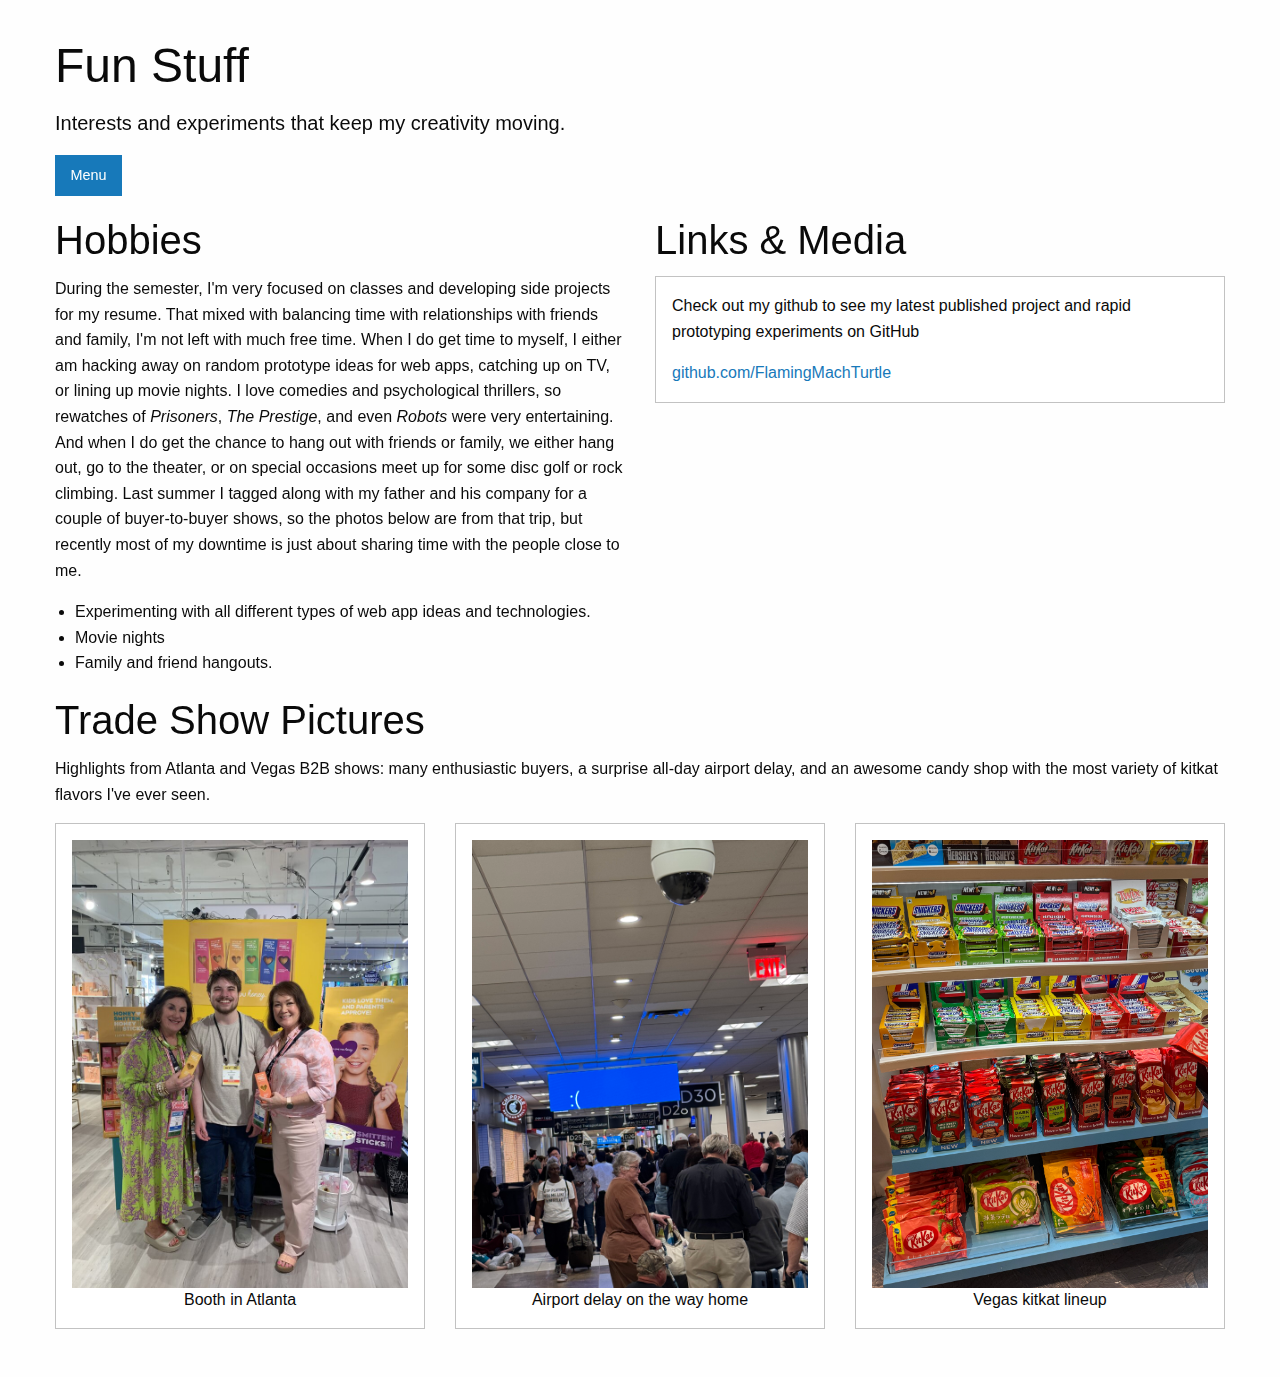
<file: pages/fun.html>
<!DOCTYPE html>
<html lang="en">
<!-- ... existing code ... -->
<head>
<!-- ... existing code ... -->
    <meta charset="utf-8">
    <meta name="viewport" content="width=device-width, initial-scale=1.0">
    <title>Fun Stuff | Personal Website</title>
    <link rel="stylesheet" href="../css/foundation.css">
    <link rel="stylesheet" href="../css/site.css">
</head>
<body>
<!-- ... existing code ... -->
    <div class="off-canvas-wrapper">
<!-- ... existing code ... -->
        <div class="off-canvas position-left" id="offCanvas" data-off-canvas>
            <button class="close-button" aria-label="Close menu" type="button" data-close>
                <span aria-hidden="true">&times;</span>
            </button>
            <ul class="vertical menu">
                <li><a href="../index.html">Home</a></li>
                <li><a href="projects.html">Projects</a></li>
                <li><a href="resume.html">Resume</a></li>
                <li><a href="fun.html" aria-current="page">Fun Stuff</a></li>
            </ul>
        </div>
        <div class="off-canvas-content" data-off-canvas-content>
            <div class="grid-container">
                <header class="grid-x grid-padding-x">
                    <div class="cell small-12">
                        <h1>Fun Stuff</h1>
                        <p class="lead">Interests and experiments that keep my creativity moving.</p>
                        <button type="button" class="button" data-toggle="offCanvas">Menu</button>
                    </div>
                </header>

                <section class="grid-x grid-padding-x fun-section">
                    <div class="cell small-12 medium-6">
                        <h2>Hobbies</h2>
                        <p>During the semester, I'm very focused on classes and developing side projects for my resume. That mixed with balancing time with relationships with friends and family, I'm not left with much free time. When I do get time to myself, I either am hacking away on random prototype ideas for web apps, catching up on TV, or lining up movie nights. I love comedies and psychological thrillers, so rewatches of <em>Prisoners</em>, <em>The Prestige</em>, and even <em>Robots</em> were very entertaining. And when I do get the chance to hang out with friends or family, we either hang out, go to the theater, or on special occasions meet up for some disc golf or rock climbing. Last summer I tagged along with my father and his company for a couple of buyer-to-buyer shows, so the photos below are from that trip, but recently most of my downtime is just about sharing time with the people close to me.</p>                        <ul class="simple-list">
                            <li>Experimenting with all different types of web app ideas and technologies.</li>
                            <li>Movie nights</li>
                            <li>Family and friend hangouts.</li>
                        </ul>
                    </div>
                    <div class="cell small-12 medium-6">
                        <h2>Links & Media</h2>
                        <div class="callout">
                            <p> Check out my github to see my latest published project and rapid prototyping experiments on GitHub </p>
                            <p><a href="https://github.com/FlamingMachTurtle" target="_blank" rel="noopener">github.com/FlamingMachTurtle</a></p>
                        </div>
                        <!-- <div class="callout movie-callout">
                            <img src="../images/prisoners/prisoners1.jpg" alt="Movie poster for the thriller Prisoners featuring Hugh Jackman and Jake Gyllenhaal." class="movie-poster">
                            <img src="../images/prestige/alberto_prestige.jpg" alt="Stylized movie poster for The Prestige showing the cast of magicians and illusionists." class="movie-poster">
                            <img src="../images/robots/robots.jpg" alt="Colorful movie poster for the animated film Robots with the main characters posing together." class="movie-poster">
                        </div> -->
                    </div>
                </section>

                <section class="grid-x grid-padding-x fun-section">
                    <div class="cell small-12">
                        <h2>Trade Show Pictures</h2>
                        <p>Highlights from Atlanta and Vegas B2B shows: many enthusiastic buyers, a surprise all-day airport delay, and an awesome candy shop with the most variety of kitkat flavors I've ever seen.</p>
                    </div>
                    <div class="cell small-12 medium-4 text-center">
                        <figure class="callout">
                            <img src="../images/b2b-shows/atlanta/atlanta-show.jpg" alt="Eli Goldberger standing with the Honey Smitten team at a colorful buyer-to-buyer trade show booth in Atlanta." class="project-image">
                            <figcaption>Booth in Atlanta</figcaption>
                        </figure>
                    </div>
                    <div class="cell small-12 medium-4 text-center">
                        <figure class="callout">
                            <img src="../images/b2b-shows/atlanta/airport.jpg" alt="Crowded airport concourse with travelers waiting under a glitching information screen showing a sad face emoji." class="project-image">
                            <figcaption>Airport delay on the way home</figcaption>
                        </figure>
                    </div>
                    <div class="cell small-12 medium-4 text-center">
                        <figure class="callout">
                            <img src="../images/b2b-shows/vegas/vegas-candy.jpg" alt="Display shelves filled with rows of international KitKat flavors inside a Las Vegas candy shop." class="project-image">
                            <figcaption>Vegas kitkat lineup</figcaption>
                        </figure>
                    </div>
                </section>
            </div>
        </div>
    </div>
    <script src="../js/vendor/jquery.js"></script>
    <script src="../js/vendor/what-input.js"></script>
    <script src="../js/vendor/foundation.js"></script>
    <script>
        $(document).foundation();
    </script>
</body>
</html>
</file>
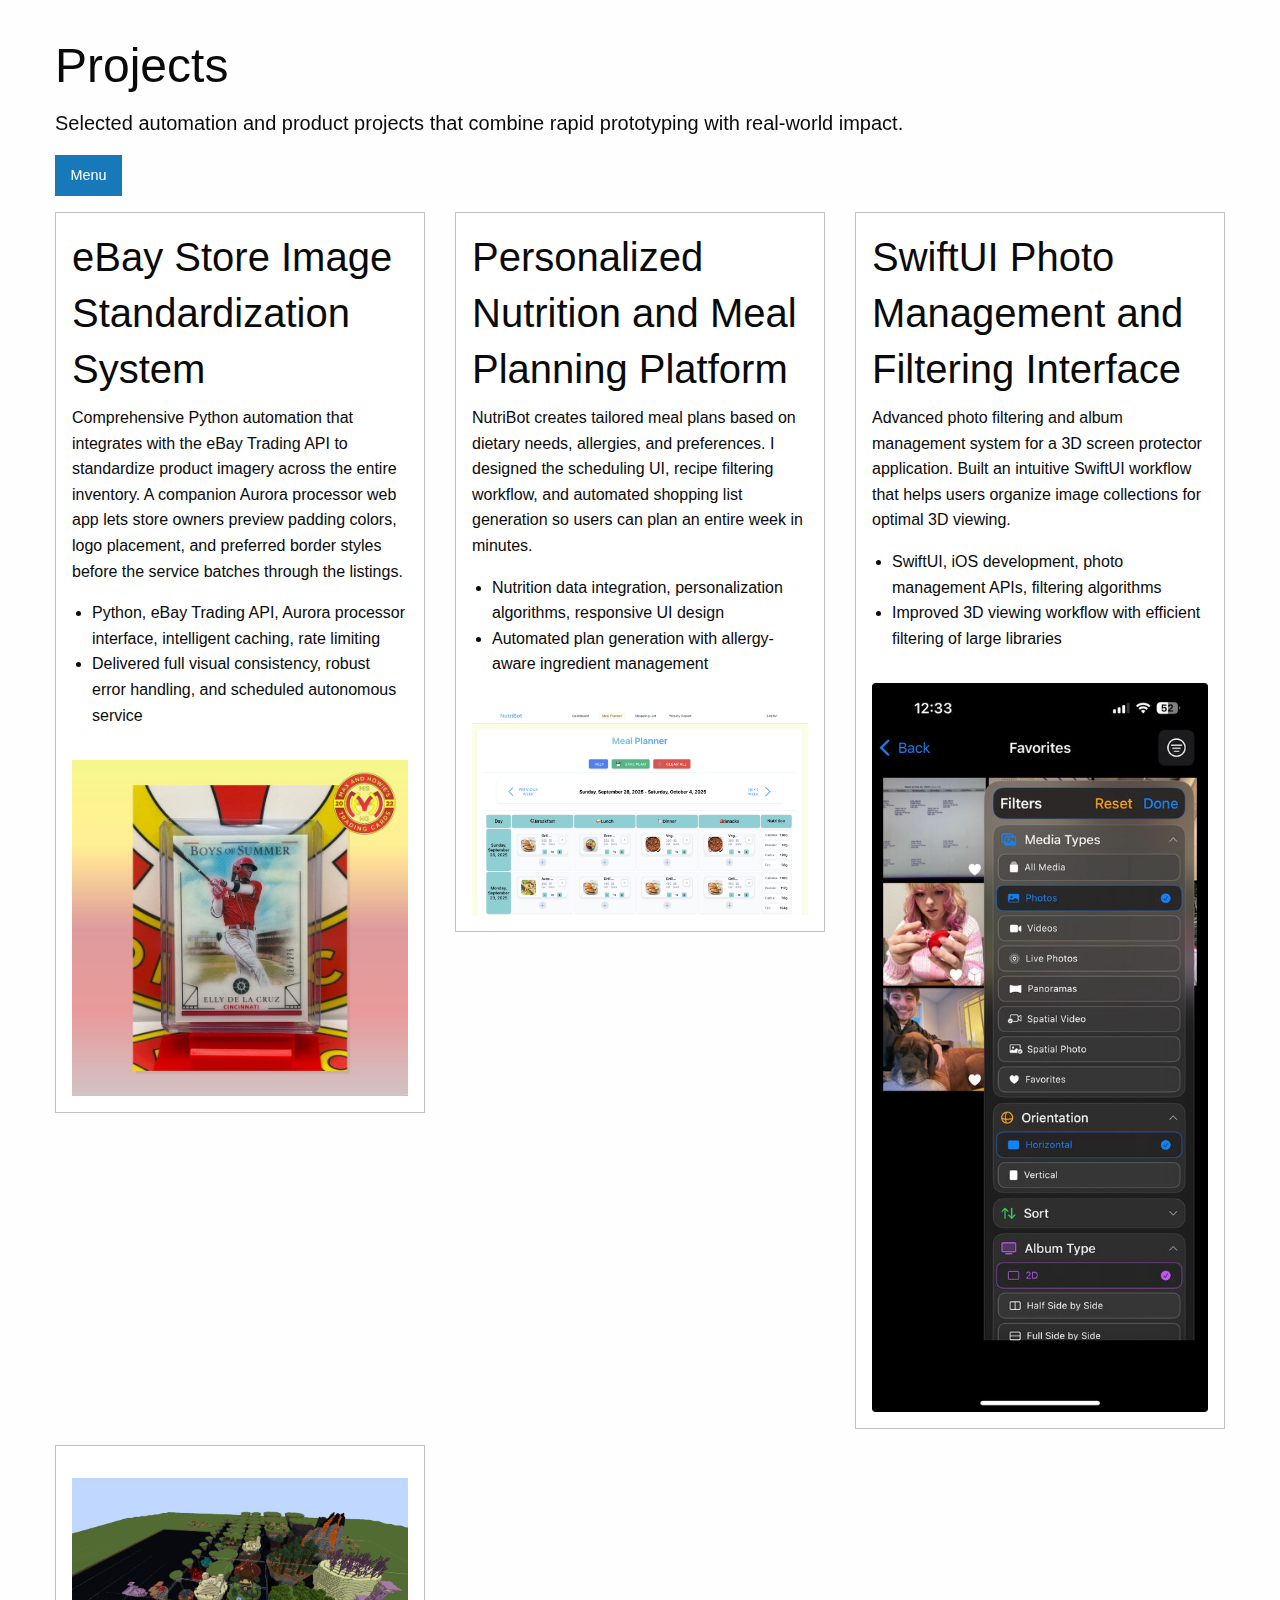
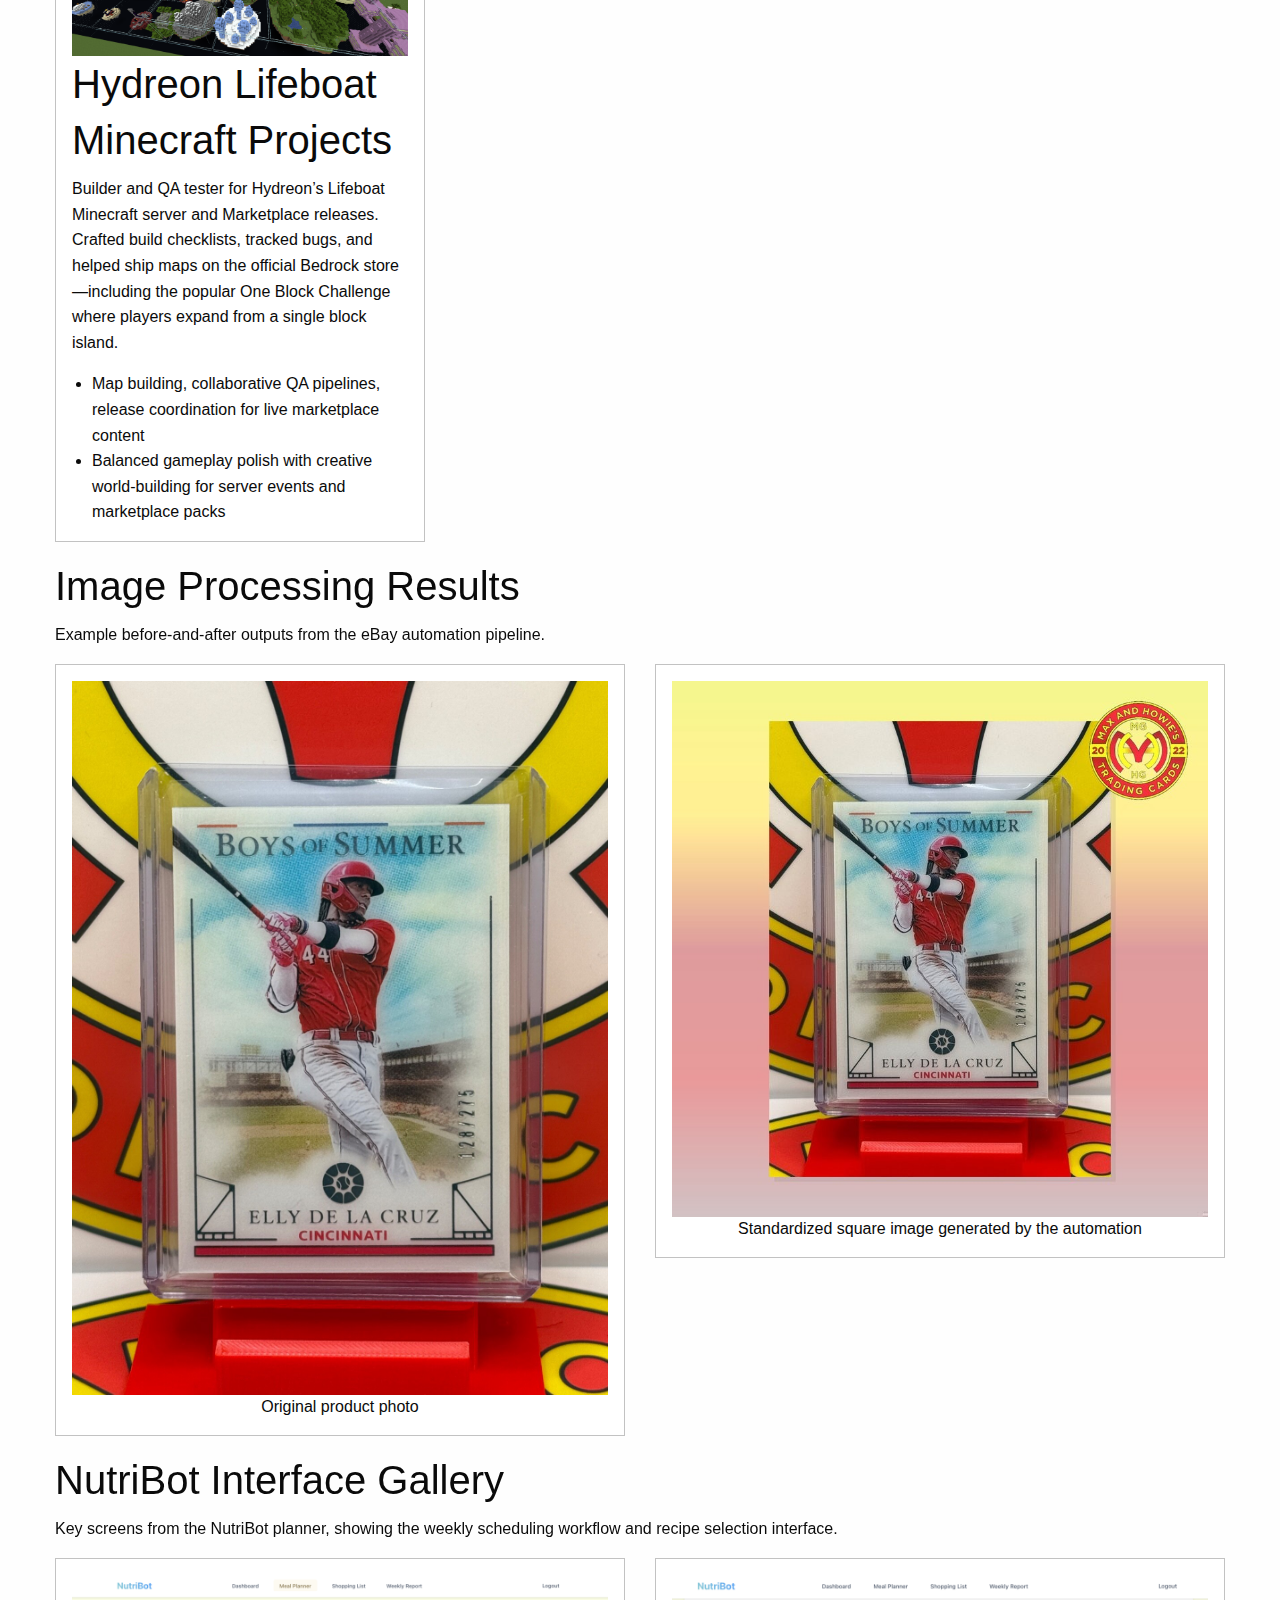
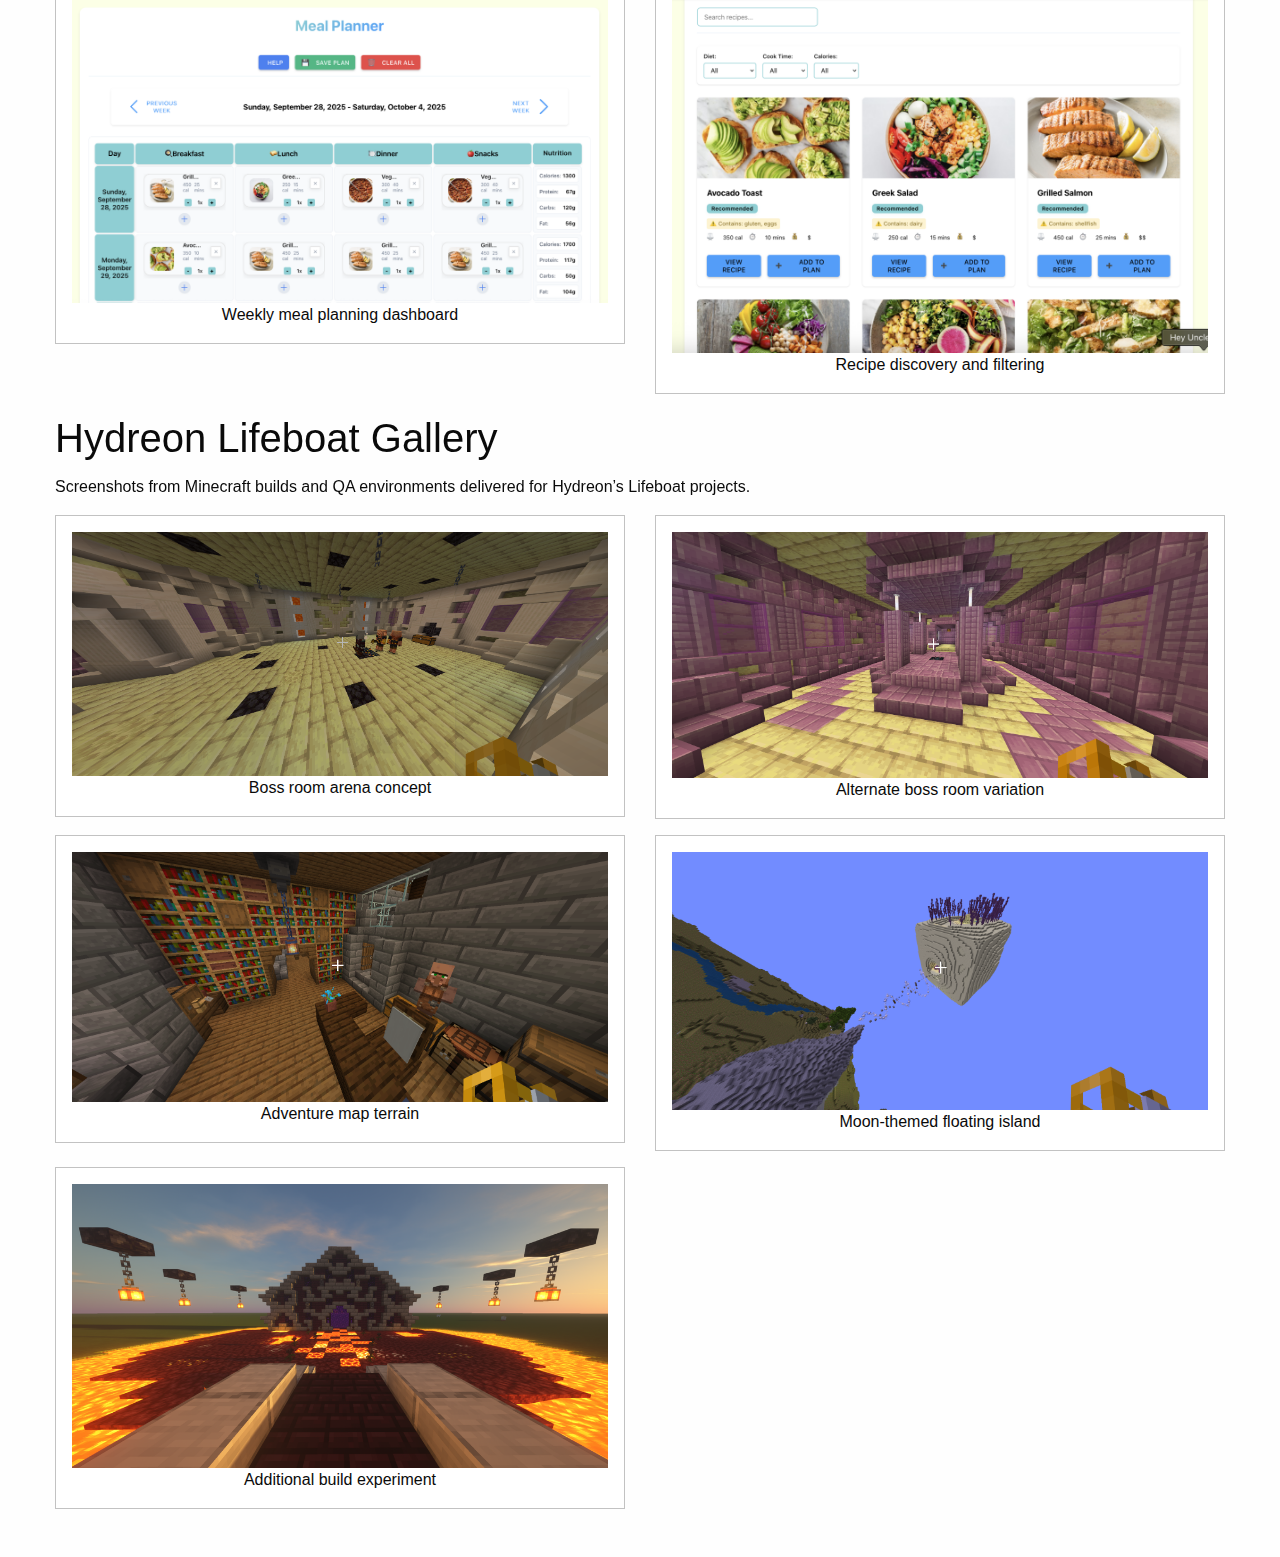
<file: pages/projects.html>
<!DOCTYPE html>
<html lang="en">
<!-- ... existing code ... -->
<head>
<!-- ... existing code ... -->
    <meta charset="utf-8">
    <meta name="viewport" content="width=device-width, initial-scale=1.0">
    <title>Projects | Personal Website</title>
    <link rel="stylesheet" href="../css/foundation.css">
    <link rel="stylesheet" href="../css/site.css">
</head>
<body>
<!-- ... existing code ... -->
    <div class="off-canvas-wrapper">
<!-- ... existing code ... -->
        <div class="off-canvas position-left" id="offCanvas" data-off-canvas>
            <button class="close-button" aria-label="Close menu" type="button" data-close>
                <span aria-hidden="true">&times;</span>
            </button>
            <ul class="vertical menu">
                <li><a href="../index.html">Home</a></li>
                <li><a href="projects.html" aria-current="page">Projects</a></li>
                <li><a href="resume.html">Resume</a></li>
                <li><a href="fun.html">Fun Stuff</a></li>
            </ul>
        </div>
        <div class="off-canvas-content" data-off-canvas-content>
            <div class="grid-container">
                <header class="grid-x grid-padding-x">
                    <div class="cell small-12">
                        <h1>Projects</h1>
                        <p class="lead">Selected automation and product projects that combine rapid prototyping with real-world impact.</p>
                        <button type="button" class="button" data-toggle="offCanvas">Menu</button>
                    </div>
                </header>

                <section class="projects-list grid-x grid-padding-x">
                    <article class="cell small-12 medium-6 large-4">
                        <div class="project-card callout">
                            <h2>eBay Store Image Standardization System</h2>
                            <p>Comprehensive Python automation that integrates with the eBay Trading API to standardize product imagery across the entire inventory. A companion Aurora processor web app lets store owners preview padding colors, logo placement, and preferred border styles before the service batches through the listings.</p>
                            <ul class="simple-list">
                                <li>Python, eBay Trading API, Aurora processor interface, intelligent caching, rate limiting</li>
                                <li>Delivered full visual consistency, robust error handling, and scheduled autonomous service</li>
                            </ul>
                            <img src="../images/cruz-after.jpg" alt="Standardized eBay product photo generated by the automation pipeline." class="project-image">
                        </div>
                    </article>

                    <article class="cell small-12 medium-6 large-4">
                        <div class="project-card callout">
                            <h2>Personalized Nutrition and Meal Planning Platform</h2>
                            <p>NutriBot creates tailored meal plans based on dietary needs, allergies, and preferences. I designed the scheduling UI, recipe filtering workflow, and automated shopping list generation so users can plan an entire week in minutes.</p>
                            <ul class="simple-list">
                                <li>Nutrition data integration, personalization algorithms, responsive UI design</li>
                                <li>Automated plan generation with allergy-aware ingredient management</li>
                            </ul>
                            <img src="../images/nutri/mealPlanner.png" alt="NutriBot weekly meal planner screen showing scheduled meals and nutrition totals." class="project-image">
                        </div>
                    </article>

                    <article class="cell small-12 medium-6 large-4">
                        <div class="project-card callout">
                            <h2>SwiftUI Photo Management and Filtering Interface</h2>
                            <p>Advanced photo filtering and album management system for a 3D screen protector application. Built an intuitive SwiftUI workflow that helps users organize image collections for optimal 3D viewing.</p>
                            <ul class="simple-list">
                                <li>SwiftUI, iOS development, photo management APIs, filtering algorithms</li>
                                <li>Improved 3D viewing workflow with efficient filtering of large libraries</li>
                            </ul>
                            <img src="../images/filter/filter.jpeg" alt="iOS photo filtering interface with favorites filter options for 3D albums." class="project-image">
                        </div>
                    </article>

                    <article class="cell small-12 medium-6 large-4">
                        <div class="project-card callout">
                            <img src="../images/mc-port/OneBlockChallenge.png" alt="Minecraft One Block Challenge map featuring diverse floating islands" class="project-image">
                            <h2>Hydreon Lifeboat Minecraft Projects</h2>
                            <p>Builder and QA tester for Hydreon’s Lifeboat Minecraft server and Marketplace releases. Crafted build checklists, tracked bugs, and helped ship maps on the official Bedrock store—including the popular One Block Challenge where players expand from a single block island.</p>
                            <ul class="simple-list">
                                <li>Map building, collaborative QA pipelines, release coordination for live marketplace content</li>
                                <li>Balanced gameplay polish with creative world-building for server events and marketplace packs</li>
                            </ul>
                        </div>
                    </article>
                </section>

                <section class="grid-x grid-padding-x project-gallery">
                    <div class="cell small-12">
                        <h2>Image Processing Results</h2>
                        <p>Example before-and-after outputs from the eBay automation pipeline.</p>
                    </div>
                    <div class="cell small-12 medium-6 text-center">
                        <figure class="callout">
                            <img src="../images/cruz-before.jpg" alt="Original product image before processing" class="project-image">
                            <figcaption>Original product photo</figcaption>
                        </figure>
                    </div>
                    <div class="cell small-12 medium-6 text-center">
                        <figure class="callout">
                            <img src="../images/cruz-after.jpg" alt="Standardized product image after automation" class="project-image">
                            <figcaption>Standardized square image generated by the automation</figcaption>
                        </figure>
                    </div>
                </section>

                <section class="grid-x grid-padding-x project-gallery">
                    <div class="cell small-12">
                        <h2>NutriBot Interface Gallery</h2>
                        <p>Key screens from the NutriBot planner, showing the weekly scheduling workflow and recipe selection interface.</p>
                    </div>
                    <div class="cell small-12 medium-6 text-center">
                        <figure class="callout">
                            <img src="../images/nutri/mealPlanner.png" alt="NutriBot meal planner dashboard showing a weekly calendar with breakfast, lunch, dinner, and snack slots plus nutrition totals." class="project-image">
                            <figcaption>Weekly meal planning dashboard</figcaption>
                        </figure>
                    </div>
                    <div class="cell small-12 medium-6 text-center">
                        <figure class="callout">
                            <img src="../images/nutri/selectingMeal.png" alt="NutriBot recipe selection screen with search filters and recipe cards displaying nutrition details and add to plan buttons." class="project-image">
                            <figcaption>Recipe discovery and filtering</figcaption>
                        </figure>
                    </div>
                </section>

                <section class="grid-x grid-padding-x project-gallery">
                    <div class="cell small-12">
                        <h2>Hydreon Lifeboat Gallery</h2>
                        <p>Screenshots from Minecraft builds and QA environments delivered for Hydreon’s Lifeboat projects.</p>
                    </div>
                    <div class="cell small-12 medium-6 text-center">
                        <figure class="callout">
                            <img src="../images/mc-port/BossRoom.PNG" alt="Interior screenshot of a Minecraft boss room arena with custom designs, used in Hydreon Lifeboat minigame projects." class="project-image">
                            <figcaption>Boss room arena concept</figcaption>
                        </figure>
                    </div>
                    <div class="cell small-12 medium-6 text-center">
                        <figure class="callout">
                            <img src="../images/mc-port/BossRoom2.PNG" alt="Interior screenshot of a Minecraft boss room arena with custom designs, used in Hydreon Lifeboat minigame projects." class="project-image">
                            <figcaption>Alternate boss room variation</figcaption>
                        </figure>
                    </div>
                    <div class="cell small-12 medium-6 text-center">
                        <figure class="callout">
                            <img src="../images/mc-port/Map1.PNG" alt="Section of a Minecraft adventure map I built for Hydreon’s Lifeboat server, showcasing terrain and environmental design." class="project-image">
                            <figcaption>Adventure map terrain</figcaption>
                        </figure>
                    </div>
                    <div class="cell small-12 medium-6 text-center">
                        <figure class="callout">
                            <img src="../images/mc-port/Map1Moon.PNG" alt="A moon-themed floating island map from the same Lifeboat project, connected by a trail of blocks." class="project-image">
                            <figcaption>Moon-themed floating island</figcaption>
                        </figure>
                    </div>
                    <div class="cell small-12 medium-6 text-center">
                        <figure class="callout">
                            <img src="../images/mc-port/random.png" alt="A miscellaneous Minecraft build created during my time at Hydreon. Standalone design project not tied to a main release." class="project-image">
                            <figcaption>Additional build experiment</figcaption>
                        </figure>
                    </div>
                </section>
            </div>
        </div>
    </div>
    <script src="../js/vendor/jquery.js"></script>
    <script src="../js/vendor/what-input.js"></script>
    <script src="../js/vendor/foundation.js"></script>
    <script>
        $(document).foundation();
    </script>
</body>
</html>
</file>
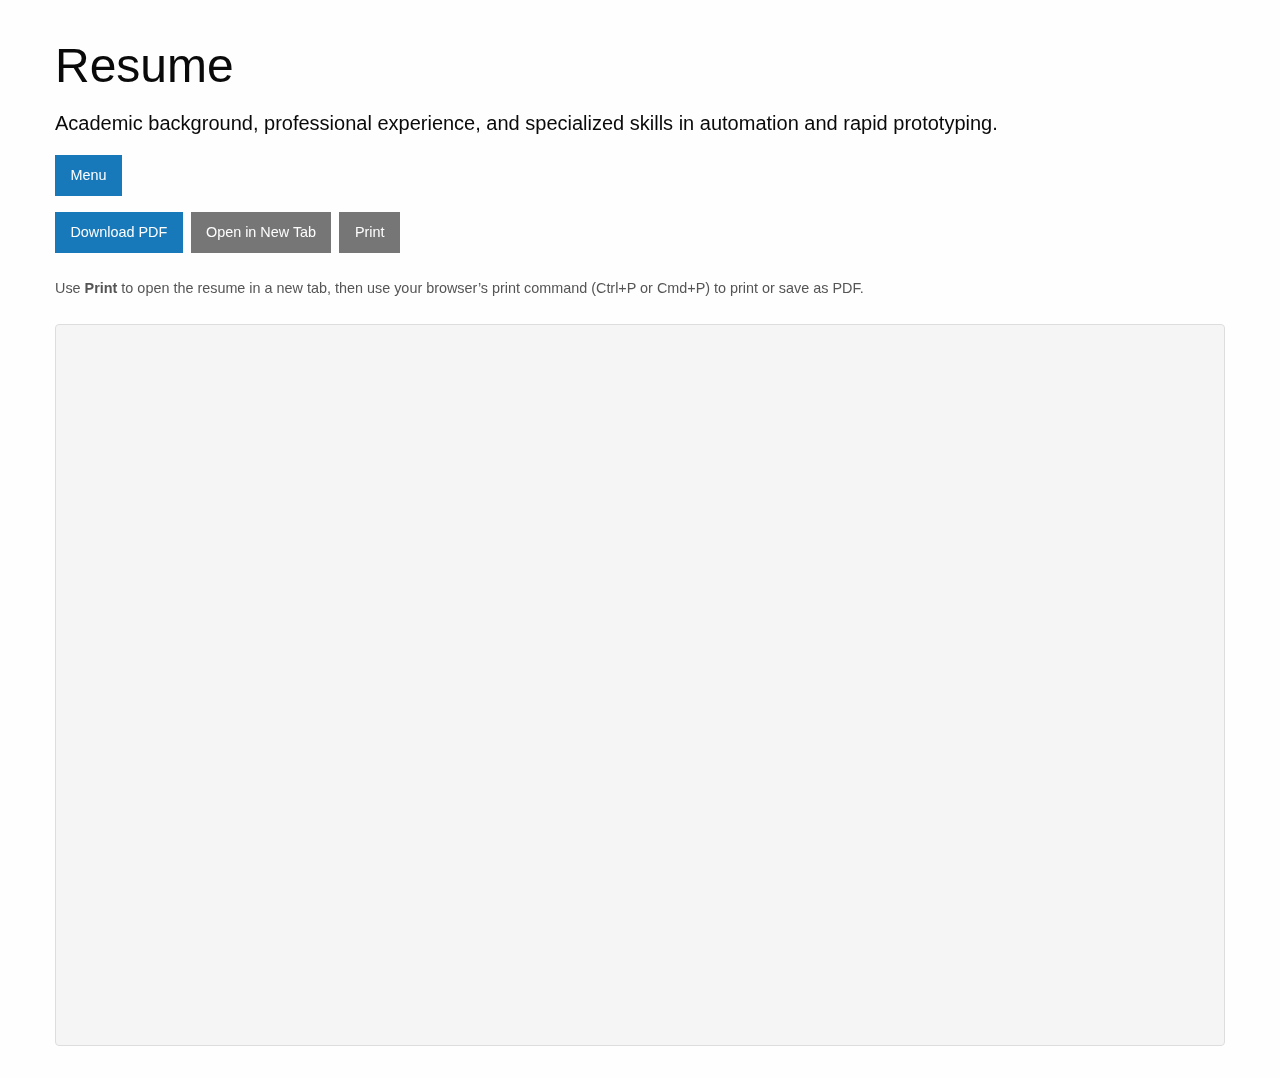
<file: pages/resume.html>
<!DOCTYPE html>
<html lang="en">
<!-- ... existing code ... -->
<head>
<!-- ... existing code ... -->
    <meta charset="utf-8">
    <meta name="viewport" content="width=device-width, initial-scale=1.0">
    <title>Resume | Personal Website</title>
    <link rel="stylesheet" href="../css/foundation.css">
    <link rel="stylesheet" href="../css/site.css">
</head>
<body>
<!-- ... existing code ... -->
    <div class="off-canvas-wrapper">
<!-- ... existing code ... -->
        <div class="off-canvas position-left" id="offCanvas" data-off-canvas>
            <button class="close-button" aria-label="Close menu" type="button" data-close>
                <span aria-hidden="true">&times;</span>
            </button>
            <ul class="vertical menu">
                <li><a href="../index.html">Home</a></li>
                <li><a href="projects.html">Projects</a></li>
                <li><a href="resume.html" aria-current="page">Resume</a></li>
                <li><a href="fun.html">Fun Stuff</a></li>
            </ul>
        </div>
        <div class="off-canvas-content" data-off-canvas-content>
            <div class="grid-container">
                <header class="grid-x grid-padding-x">
                    <div class="cell small-12">
                        <h1>Resume</h1>
                        <p class="lead">Academic background, professional experience, and specialized skills in automation and rapid prototyping.</p>
                        <button type="button" class="button" data-toggle="offCanvas">Menu</button>
                    </div>
                </header>

                <section class="grid-x grid-padding-x resume-section">
                    <div class="cell small-12">
                        <div class="resume-actions button-group">
                            <a href="../resume/resue.pdf" class="button primary" download="Eli Goldberger Resume.pdf">Download PDF</a>
                            <a href="../resume/resue.pdf" class="button secondary" target="_blank" rel="noopener">Open in New Tab</a>
                            <a href="../resume/resue.pdf" class="button secondary" target="_blank" rel="noopener" aria-label="Open resume for printing">Print</a>
                        </div>
                        <p class="resume-help-text">Use <strong>Print</strong> to open the resume in a new tab, then use your browser&rsquo;s print command (Ctrl+P or Cmd+P) to print or save as PDF.</p>
                    </div>
                </section>

                <section class="grid-x grid-padding-x resume-section">
                    <div class="cell small-12">
                        <div class="resume-pdf-wrapper">
                            <iframe src="../resume/resue.pdf#toolbar=1" class="resume-pdf-embed" title="Eli Goldberger Resume (PDF)"></iframe>
                        </div>
                    </div>
                </section>
            </div>
        </div>
    </div>
    <script src="../js/vendor/jquery.js"></script>
    <script src="../js/vendor/what-input.js"></script>
    <script src="../js/vendor/foundation.js"></script>
    <script>
        $(document).foundation();
    </script>
</body>
</html>
</file>
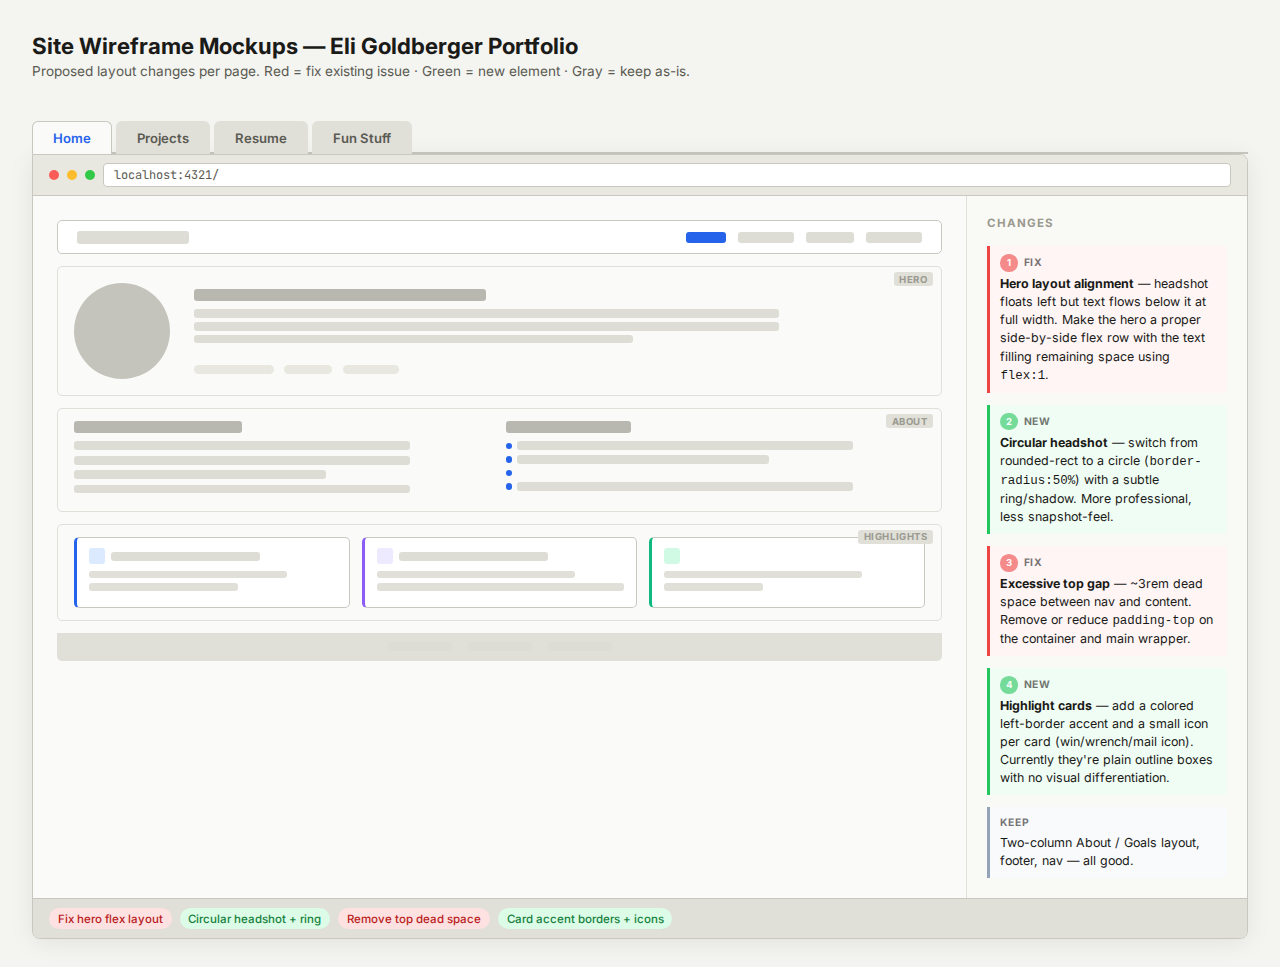
<file: wireframes/wireframes.html>
<!DOCTYPE html>
<html lang="en">
<head>
<meta charset="UTF-8" />
<meta name="viewport" content="width=device-width, initial-scale=1.0" />
<title>Site Wireframe Mockups</title>
<style>
  @import url('https://fonts.googleapis.com/css2?family=Inter:wght@400;500;600;700&family=JetBrains+Mono:wght@400;500&display=swap');

  :root {
    --bg: #f4f4f0;
    --canvas: #fafaf8;
    --border: #c8c8c0;
    --frame: #e0dfd8;
    --box: #ddddd6;
    --img-box: #c4c4bc;
    --text-dark: #1a1a18;
    --text-mid: #5a5a52;
    --text-light: #9a9a90;
    --accent: #2563eb;
    --accent-light: #dbeafe;
    --red: #ef4444;
    --green: #22c55e;
    --yellow: #f59e0b;
    --tag-bg: #e8e8e0;
    --nav-bg: #fff;
    --note-bg: #fffbeb;
    --note-border: #fcd34d;
  }

  * { box-sizing: border-box; margin: 0; padding: 0; }

  body {
    font-family: 'Inter', sans-serif;
    background: var(--bg);
    color: var(--text-dark);
    padding: 2rem;
  }

  h1.main-title {
    font-size: 1.4rem;
    font-weight: 700;
    margin-bottom: 0.25rem;
    color: var(--text-dark);
  }
  .subtitle {
    font-size: 0.85rem;
    color: var(--text-mid);
    margin-bottom: 2.5rem;
  }

  /* Tab navigation */
  .tabs {
    display: flex;
    gap: 0.25rem;
    margin-bottom: 0;
    border-bottom: 2px solid var(--border);
    padding-bottom: 0;
  }
  .tab {
    padding: 0.5rem 1.25rem;
    font-size: 0.82rem;
    font-weight: 600;
    cursor: pointer;
    border: 1px solid transparent;
    border-bottom: none;
    border-radius: 6px 6px 0 0;
    background: var(--frame);
    color: var(--text-mid);
    transition: all 0.15s;
    position: relative;
    bottom: -2px;
    user-select: none;
  }
  .tab:hover { background: var(--box); color: var(--text-dark); }
  .tab.active {
    background: var(--canvas);
    color: var(--accent);
    border-color: var(--border);
    border-bottom-color: var(--canvas);
  }

  /* Panel */
  .panel { display: none; }
  .panel.active { display: block; }

  /* Browser chrome */
  .browser {
    background: var(--canvas);
    border: 1px solid var(--border);
    border-radius: 0 8px 8px 8px;
    overflow: hidden;
    box-shadow: 0 4px 24px rgba(0,0,0,0.08);
  }
  .browser-bar {
    background: #e8e8e0;
    padding: 0.5rem 1rem;
    display: flex;
    align-items: center;
    gap: 0.5rem;
    border-bottom: 1px solid var(--border);
  }
  .dot { width: 10px; height: 10px; border-radius: 50%; }
  .dot.r { background: #fc5c57; }
  .dot.y { background: #fdbc2c; }
  .dot.g { background: #33c948; }
  .url-bar {
    flex: 1;
    background: #fff;
    border: 1px solid var(--border);
    border-radius: 4px;
    padding: 0.2rem 0.6rem;
    font-size: 0.75rem;
    font-family: 'JetBrains Mono', monospace;
    color: var(--text-mid);
  }

  /* Two-column: wireframe + annotations */
  .wf-layout {
    display: grid;
    grid-template-columns: 1fr 280px;
    gap: 0;
  }
  .wf-frame {
    padding: 1.5rem;
    background: var(--canvas);
    border-right: 1px solid var(--frame);
  }
  .wf-notes {
    padding: 1.25rem;
    background: #f9f9f6;
    display: flex;
    flex-direction: column;
    gap: 0.75rem;
  }
  .wf-notes h3 {
    font-size: 0.72rem;
    font-weight: 700;
    text-transform: uppercase;
    letter-spacing: 0.08em;
    color: var(--text-light);
    margin-bottom: 0.25rem;
  }

  /* Annotation note */
  .note {
    background: var(--note-bg);
    border-left: 3px solid var(--note-border);
    padding: 0.5rem 0.65rem;
    border-radius: 0 4px 4px 0;
    font-size: 0.78rem;
    line-height: 1.45;
    color: var(--text-dark);
  }
  .note.fix { border-left-color: var(--red); background: #fff5f5; }
  .note.new { border-left-color: var(--green); background: #f0fdf4; }
  .note.keep { border-left-color: #94a3b8; background: #f8fafc; }

  .note-label {
    font-size: 0.65rem;
    font-weight: 700;
    text-transform: uppercase;
    letter-spacing: 0.07em;
    margin-bottom: 0.2rem;
    opacity: 0.6;
  }

  /* ========================
     WIREFRAME PRIMITIVES
  ======================== */
  .wf-nav {
    display: flex;
    align-items: center;
    justify-content: space-between;
    padding: 0.6rem 1.2rem;
    background: #fff;
    border: 1px solid var(--border);
    border-radius: 5px;
    margin-bottom: 0.75rem;
  }
  .wf-logo { width: 7rem; height: 0.8rem; background: var(--box); border-radius: 3px; }
  .wf-nav-links { display: flex; gap: 0.75rem; }
  .wf-nav-link { height: 0.65rem; border-radius: 3px; background: var(--box); }
  .wf-nav-link.active { background: var(--accent); }

  .wf-section {
    background: var(--canvas);
    border: 1px solid var(--frame);
    border-radius: 5px;
    padding: 0.75rem 1rem;
    margin-bottom: 0.75rem;
    position: relative;
  }
  .wf-section-label {
    position: absolute;
    top: 0.3rem;
    right: 0.5rem;
    font-size: 0.6rem;
    font-weight: 700;
    text-transform: uppercase;
    letter-spacing: 0.06em;
    color: var(--text-light);
    background: var(--frame);
    padding: 0.1rem 0.35rem;
    border-radius: 3px;
  }

  .wf-img { background: var(--img-box); border-radius: 5px; }
  .wf-line { height: 0.55rem; background: var(--box); border-radius: 3px; margin-bottom: 0.35rem; }
  .wf-line.sm { height: 0.45rem; background: var(--frame); }
  .wf-line.lg { height: 0.75rem; background: #b8b8b0; }
  .wf-line.accent { background: var(--accent-light); }
  .wf-line.w-80 { width: 80%; }
  .wf-line.w-60 { width: 60%; }
  .wf-line.w-40 { width: 40%; }
  .wf-line.w-30 { width: 30%; }

  .wf-pill {
    display: inline-block;
    height: 0.55rem;
    background: var(--tag-bg);
    border-radius: 999px;
    margin: 0.15rem 0.15rem 0 0;
  }

  .wf-btn {
    height: 1.6rem;
    border-radius: 4px;
    background: var(--accent);
    display: inline-flex;
    align-items: center;
    justify-content: center;
  }
  .wf-btn.ghost { background: var(--frame); }

  .row { display: flex; gap: 0.75rem; align-items: flex-start; }
  .col { flex: 1; }

  .wf-card {
    background: #fff;
    border: 1px solid var(--border);
    border-radius: 5px;
    padding: 0.65rem 0.75rem;
    flex: 1;
  }
  .wf-card.accent-left { border-left: 3px solid var(--accent); }

  .wf-circle { border-radius: 50%; background: var(--img-box); }

  .wf-footer {
    background: var(--frame);
    padding: 0.6rem 1rem;
    border-radius: 0 0 5px 5px;
    display: flex;
    justify-content: center;
    gap: 1rem;
  }
  .wf-footer .wf-line { width: 4rem; margin: 0; }

  .badge {
    font-size: 0.6rem;
    padding: 0.15rem 0.4rem;
    border-radius: 999px;
    font-weight: 700;
    text-transform: uppercase;
  }
  .badge.fix { background: #fee2e2; color: var(--red); }
  .badge.new { background: #dcfce7; color: #16a34a; }
  .badge.keep { background: #f1f5f9; color: #475569; }

  /* callout numbers */
  .callout {
    display: inline-flex;
    align-items: center;
    justify-content: center;
    width: 1.1rem;
    height: 1.1rem;
    border-radius: 50%;
    font-size: 0.6rem;
    font-weight: 700;
    background: var(--accent);
    color: #fff;
    flex-shrink: 0;
    margin-right: 0.35rem;
  }
  .callout.r { background: var(--red); }
  .callout.g { background: var(--green); }

  .spacer { height: 0.5rem; }
  .spacer.lg { height: 1rem; }

  /* ===== CHANGE SUMMARY BAR ===== */
  .change-bar {
    display: flex;
    gap: 0.5rem;
    padding: 0.6rem 1rem;
    background: var(--frame);
    border-top: 1px solid var(--border);
    flex-wrap: wrap;
  }
  .change-chip {
    display: inline-flex;
    align-items: center;
    gap: 0.3rem;
    font-size: 0.72rem;
    padding: 0.2rem 0.55rem;
    border-radius: 999px;
    font-weight: 500;
  }
  .change-chip.fix { background: #fee2e2; color: #b91c1c; }
  .change-chip.new { background: #dcfce7; color: #15803d; }
  .change-chip.keep { background: #f1f5f9; color: #475569; }
</style>
</head>
<body>

<h1 class="main-title">Site Wireframe Mockups — Eli Goldberger Portfolio</h1>
<p class="subtitle">Proposed layout changes per page. Red = fix existing issue · Green = new element · Gray = keep as-is.</p>

<div class="tabs">
  <div class="tab active" onclick="switchTab('home')">Home</div>
  <div class="tab" onclick="switchTab('projects')">Projects</div>
  <div class="tab" onclick="switchTab('resume')">Resume</div>
  <div class="tab" onclick="switchTab('fun')">Fun Stuff</div>
</div>

<!-- ==================== HOME ==================== -->
<div class="panel active" id="panel-home">
  <div class="browser">
    <div class="browser-bar">
      <div class="dot r"></div><div class="dot y"></div><div class="dot g"></div>
      <div class="url-bar">localhost:4321/</div>
    </div>
    <div class="wf-layout">
      <div class="wf-frame">
        <!-- Nav -->
        <div class="wf-nav">
          <div class="wf-logo"></div>
          <div class="wf-nav-links">
            <div class="wf-nav-link active" style="width:2.5rem"></div>
            <div class="wf-nav-link" style="width:3.5rem"></div>
            <div class="wf-nav-link" style="width:3rem"></div>
            <div class="wf-nav-link" style="width:3.5rem"></div>
          </div>
        </div>

        <!-- Hero — PROPOSED: photo circle + text side by side, full width -->
        <div class="wf-section">
          <div class="wf-section-label">HERO</div>
          <div class="row" style="align-items:center; gap:1.5rem; padding: 0.25rem 0;">
            <!-- Circle headshot -->
            <div class="wf-circle" style="width:6rem; height:6rem; flex-shrink:0;"></div>
            <!-- Text block -->
            <div class="col">
              <div class="wf-line lg w-40" style="margin-bottom:0.5rem;"></div>
              <div class="wf-line w-80" style="margin-bottom:0.25rem;"></div>
              <div class="wf-line w-80" style="margin-bottom:0.25rem;"></div>
              <div class="wf-line w-60"></div>
              <div class="spacer"></div>
              <div class="row" style="gap:0.5rem; margin-top:0.35rem;">
                <div class="wf-pill" style="width:5rem;"></div>
                <div class="wf-pill" style="width:3rem;"></div>
                <div class="wf-pill" style="width:3.5rem;"></div>
              </div>
            </div>
          </div>
        </div>

        <!-- About + Goals — 2 col -->
        <div class="wf-section">
          <div class="wf-section-label">ABOUT</div>
          <div class="row">
            <div class="col">
              <div class="wf-line lg w-40" style="margin-bottom:0.5rem;"></div>
              <div class="wf-line w-80"></div>
              <div class="wf-line w-80"></div>
              <div class="wf-line w-60"></div>
              <div class="wf-line w-80"></div>
            </div>
            <div class="col">
              <div class="wf-line lg w-30" style="margin-bottom:0.5rem;"></div>
              <div style="display:flex; align-items:center; gap:0.35rem; margin-bottom:0.3rem;">
                <div style="width:0.4rem; height:0.4rem; background:var(--accent); border-radius:50%;"></div>
                <div class="wf-line w-80" style="margin:0;"></div>
              </div>
              <div style="display:flex; align-items:center; gap:0.35rem; margin-bottom:0.3rem;">
                <div style="width:0.4rem; height:0.4rem; background:var(--accent); border-radius:50%;"></div>
                <div class="wf-line w-60" style="margin:0;"></div>
              </div>
              <div style="display:flex; align-items:center; gap:0.35rem; margin-bottom:0.3rem;">
                <div style="width:0.4rem; height:0.4rem; background:var(--accent); border-radius:50%;"></div>
                <div class="wf-line w-70" style="margin:0;"></div>
              </div>
              <div style="display:flex; align-items:center; gap:0.35rem;">
                <div style="width:0.4rem; height:0.4rem; background:var(--accent); border-radius:50%;"></div>
                <div class="wf-line w-80" style="margin:0;"></div>
              </div>
            </div>
          </div>
        </div>

        <!-- 3 highlight cards — PROPOSED: colored left border + icon area -->
        <div class="wf-section">
          <div class="wf-section-label">HIGHLIGHTS</div>
          <div class="row">
            <div class="wf-card accent-left">
              <div style="display:flex; align-items:center; gap:0.4rem; margin-bottom:0.4rem;">
                <div style="width:1rem; height:1rem; background:var(--accent-light); border-radius:3px; flex-shrink:0;"></div>
                <div class="wf-line w-60" style="margin:0;"></div>
              </div>
              <div class="wf-line sm w-80"></div>
              <div class="wf-line sm w-60"></div>
            </div>
            <div class="wf-card accent-left" style="border-left-color:#8b5cf6;">
              <div style="display:flex; align-items:center; gap:0.4rem; margin-bottom:0.4rem;">
                <div style="width:1rem; height:1rem; background:#ede9fe; border-radius:3px; flex-shrink:0;"></div>
                <div class="wf-line w-60" style="margin:0;"></div>
              </div>
              <div class="wf-line sm w-80"></div>
              <div class="wf-line sm w-50"></div>
            </div>
            <div class="wf-card accent-left" style="border-left-color:#10b981;">
              <div style="display:flex; align-items:center; gap:0.4rem; margin-bottom:0.4rem;">
                <div style="width:1rem; height:1rem; background:#d1fae5; border-radius:3px; flex-shrink:0;"></div>
                <div class="wf-line w-50" style="margin:0;"></div>
              </div>
              <div class="wf-line sm w-80"></div>
              <div class="wf-line sm w-40"></div>
            </div>
          </div>
        </div>

        <div class="wf-footer">
          <div class="wf-line"></div><div class="wf-line"></div><div class="wf-line"></div>
        </div>
      </div>

      <div class="wf-notes">
        <h3>Changes</h3>

        <div class="note fix">
          <div class="note-label"><span class="callout r">1</span>Fix</div>
          <strong>Hero layout alignment</strong> — headshot floats left but text flows below it at full width. Make the hero a proper side-by-side flex row with the text filling remaining space using <code>flex:1</code>.
        </div>

        <div class="note new">
          <div class="note-label"><span class="callout g">2</span>New</div>
          <strong>Circular headshot</strong> — switch from rounded-rect to a circle (<code>border-radius:50%</code>) with a subtle ring/shadow. More professional, less snapshot-feel.
        </div>

        <div class="note fix">
          <div class="note-label"><span class="callout r">3</span>Fix</div>
          <strong>Excessive top gap</strong> — ~3rem dead space between nav and content. Remove or reduce <code>padding-top</code> on the container and main wrapper.
        </div>

        <div class="note new">
          <div class="note-label"><span class="callout g">4</span>New</div>
          <strong>Highlight cards</strong> — add a colored left-border accent and a small icon per card (win/wrench/mail icon). Currently they're plain outline boxes with no visual differentiation.
        </div>

        <div class="note keep">
          <div class="note-label">Keep</div>
          Two-column About / Goals layout, footer, nav — all good.
        </div>
      </div>
    </div>

    <div class="change-bar">
      <span class="change-chip fix">Fix hero flex layout</span>
      <span class="change-chip new">Circular headshot + ring</span>
      <span class="change-chip fix">Remove top dead space</span>
      <span class="change-chip new">Card accent borders + icons</span>
    </div>
  </div>
</div>

<!-- ==================== PROJECTS ==================== -->
<div class="panel" id="panel-projects">
  <div class="browser">
    <div class="browser-bar">
      <div class="dot r"></div><div class="dot y"></div><div class="dot g"></div>
      <div class="url-bar">localhost:4321/projects/</div>
    </div>
    <div class="wf-layout">
      <div class="wf-frame">
        <div class="wf-nav">
          <div class="wf-logo"></div>
          <div class="wf-nav-links">
            <div class="wf-nav-link" style="width:2.5rem"></div>
            <div class="wf-nav-link active" style="width:3.5rem"></div>
            <div class="wf-nav-link" style="width:3rem"></div>
            <div class="wf-nav-link" style="width:3.5rem"></div>
          </div>
        </div>

        <!-- Page header -->
        <div style="margin-bottom:0.75rem;">
          <div class="wf-line lg w-30" style="margin-bottom:0.35rem;"></div>
          <div class="wf-line sm w-40"></div>
        </div>

        <!-- Card 1: text left, static img right (90-day) -->
        <div class="wf-section">
          <div class="wf-section-label">CARD (text | image)</div>
          <div class="row" style="align-items:stretch; gap:0;">
            <div class="col" style="padding:0.5rem 0.75rem 0.5rem 0; border-right:1px dashed var(--border);">
              <div class="wf-line lg w-80" style="margin-bottom:0.4rem;"></div>
              <div class="wf-line sm w-80"></div>
              <div class="wf-line sm w-80"></div>
              <div class="wf-line sm w-60"></div>
              <div class="spacer"></div>
              <div class="row" style="gap:0.25rem; flex-wrap:wrap; margin-top:0.3rem;">
                <div class="wf-pill" style="width:3.5rem;"></div>
                <div class="wf-pill" style="width:2.5rem;"></div>
              </div>
              <div style="margin-top:0.5rem;">
                <div class="wf-btn" style="width:5rem; height:1.3rem;"></div>
              </div>
            </div>
            <div style="width:40%; flex-shrink:0; padding-left:0;">
              <!-- PROPOSED: static screenshot, NOT live iframe -->
              <div class="wf-img" style="height:7rem; margin-left:0.75rem; display:flex;align-items:center;justify-content:center;">
                <span style="font-size:0.6rem; color:var(--text-light); font-weight:600;">STATIC SCREENSHOT</span>
              </div>
            </div>
          </div>
        </div>

        <!-- Card 2: image left, text right (Hydreon reversed) -->
        <div class="wf-section">
          <div class="wf-section-label">CARD (image | text) — reversed</div>
          <div class="row" style="align-items:stretch; gap:0;">
            <div style="width:40%; flex-shrink:0;">
              <div class="wf-img" style="height:7rem; margin-right:0.75rem;"></div>
            </div>
            <div class="col" style="padding:0.5rem 0 0.5rem 0; border-left:1px dashed var(--border); padding-left:0.75rem;">
              <div class="wf-line lg w-80" style="margin-bottom:0.4rem;"></div>
              <div class="wf-line sm w-80"></div>
              <div class="wf-line sm w-60"></div>
              <div class="spacer"></div>
              <div class="row" style="gap:0.25rem; flex-wrap:wrap; margin-top:0.3rem;">
                <div class="wf-pill" style="width:3rem;"></div>
                <div class="wf-pill" style="width:4rem;"></div>
                <div class="wf-pill" style="width:3.5rem;"></div>
              </div>
            </div>
          </div>
        </div>

        <!-- Consistent image height note -->
        <div style="font-size:0.7rem; color:var(--text-light); margin-bottom:0.5rem; text-align:center;">
          · · · remaining 3 cards follow same pattern · · ·
        </div>

        <!-- Gallery section -->
        <div class="wf-section">
          <div class="wf-section-label">GALLERY</div>
          <div class="wf-line lg w-40" style="margin-bottom:0.35rem;"></div>
          <div class="wf-line sm w-60" style="margin-bottom:0.5rem;"></div>
          <div class="row">
            <div class="wf-img" style="height:3.5rem; flex:1;"></div>
            <div class="wf-img" style="height:3.5rem; flex:1;"></div>
            <div class="wf-img" style="height:3.5rem; flex:1;"></div>
            <div class="wf-img" style="height:3.5rem; flex:1;"></div>
          </div>
        </div>

        <div class="wf-footer">
          <div class="wf-line"></div><div class="wf-line"></div><div class="wf-line"></div>
        </div>
      </div>

      <div class="wf-notes">
        <h3>Changes</h3>

        <div class="note fix">
          <div class="note-label"><span class="callout r">1</span>Fix</div>
          <strong>Live iframe in card</strong> — the 90-Day card embeds the live Vercel app as an iframe, which loads slowly, overflows, and causes layout shift. Replace with a <strong>static screenshot</strong> from the public images folder.
        </div>

        <div class="note fix">
          <div class="note-label"><span class="callout r">2</span>Fix</div>
          <strong>Inconsistent image heights</strong> — card images (phone screenshot vs landscape Minecraft vs eBay product) all have different aspect ratios. Apply a <strong>fixed card image height</strong> (e.g. 14rem) with <code>object-fit: cover</code> uniformly.
        </div>

        <div class="note new">
          <div class="note-label"><span class="callout g">3</span>New</div>
          <strong>Add a static 90-day screenshot</strong> — take a screenshot of the showcase at <code>my-90-day-showcase.vercel.app</code> and save it to <code>public/images/30-day/</code> to use as the card image.
        </div>

        <div class="note keep">
          <div class="note-label">Keep</div>
          Two-column card layout (text + image), reversed cards, tech pills, gallery sections — all working well.
        </div>
      </div>
    </div>

    <div class="change-bar">
      <span class="change-chip fix">Replace iframe with screenshot</span>
      <span class="change-chip fix">Uniform card image height</span>
      <span class="change-chip new">90-day static screenshot asset</span>
    </div>
  </div>
</div>

<!-- ==================== RESUME ==================== -->
<div class="panel" id="panel-resume">
  <div class="browser">
    <div class="browser-bar">
      <div class="dot r"></div><div class="dot y"></div><div class="dot g"></div>
      <div class="url-bar">localhost:4321/resume/</div>
    </div>
    <div class="wf-layout">
      <div class="wf-frame">
        <div class="wf-nav">
          <div class="wf-logo"></div>
          <div class="wf-nav-links">
            <div class="wf-nav-link" style="width:2.5rem"></div>
            <div class="wf-nav-link" style="width:3.5rem"></div>
            <div class="wf-nav-link active" style="width:3rem"></div>
            <div class="wf-nav-link" style="width:3.5rem"></div>
          </div>
        </div>

        <!-- Toolbar (keep, just minor tweak) -->
        <div style="display:flex; justify-content:flex-end; gap:0.5rem; margin-bottom:0.5rem;">
          <div style="height:1.2rem; width:4.5rem; background:var(--frame); border-radius:3px; border:1px solid var(--border);"></div>
          <div style="height:1.2rem; width:3.5rem; background:var(--frame); border-radius:3px; border:1px solid var(--border);"></div>
        </div>

        <!-- Paper -->
        <div style="background:#fff; border:1px solid #dde1e6; border-radius:3px; padding:1.5rem; box-shadow:0 4px 16px rgba(0,0,0,0.06); position:relative;">
          <!-- UST logo top-right -->
          <div style="position:absolute; top:0.75rem; right:1rem; width:1.5rem; height:1.75rem; background:var(--img-box); border-radius:2px;"></div>

          <!-- Name -->
          <div class="wf-line lg" style="width:10rem; margin:0 auto 0.3rem;"></div>
          <!-- Contact rows -->
          <div class="wf-line sm" style="width:80%; margin:0 auto 0.15rem;"></div>
          <div class="wf-line sm" style="width:60%; margin:0 auto 0.4rem;"></div>
          <div style="border-top:1.5px solid #1e293b; margin-bottom:0.5rem;"></div>

          <!-- Summary -->
          <div class="wf-line sm w-30" style="margin-bottom:0.3rem; background:#94a3b8;"></div>
          <div class="wf-line sm w-80" style="margin-bottom:0.15rem;"></div>
          <div class="wf-line sm w-60" style="margin-bottom:0.5rem;"></div>

          <!-- Relevant Experience -->
          <div class="wf-line sm w-40" style="margin-bottom:0.3rem; background:#94a3b8;"></div>
          <div class="row" style="justify-content:space-between; margin-bottom:0.15rem;">
            <div class="wf-line w-30" style="margin:0;"></div>
            <div class="wf-line sm w-20" style="margin:0;"></div>
          </div>
          <div class="wf-line sm w-20" style="margin-bottom:0.2rem;"></div>
          <div class="wf-line sm w-80" style="margin-bottom:0.1rem;"></div>
          <div class="wf-line sm w-70" style="margin-bottom:0.1rem;"></div>
          <div class="wf-line sm w-60" style="margin-bottom:0.5rem;"></div>

          <!-- Education -->
          <div class="wf-line sm w-25" style="margin-bottom:0.3rem; background:#94a3b8;"></div>
          <div class="row" style="justify-content:space-between; margin-bottom:0.15rem; align-items:center;">
            <!-- PROPOSED: no comma before St. Paul -->
            <div style="display:flex; gap:0.35rem; align-items:center;">
              <div class="wf-line" style="width:5rem; margin:0;"></div>
              <div class="wf-line sm" style="width:3rem; margin:0;"></div>
            </div>
            <div class="wf-line sm w-15" style="margin:0;"></div>
          </div>
          <div class="wf-line sm w-50" style="margin-bottom:0.5rem;"></div>

          <!-- Additional Experience -->
          <div class="wf-line sm w-40" style="margin-bottom:0.3rem; background:#94a3b8;"></div>
          <!-- BCD row — PROPOSED: smaller logo, better aligned -->
          <div class="row" style="justify-content:space-between; align-items:center; margin-bottom:0.15rem;">
            <div style="display:flex; align-items:center; gap:0.3rem;">
              <div style="width:0.9rem; height:0.9rem; background:var(--img-box); border-radius:2px; flex-shrink:0;"></div>
              <div class="wf-line w-30" style="margin:0;"></div>
            </div>
            <div class="wf-line sm w-20" style="margin:0;"></div>
          </div>
          <div class="wf-line sm w-20" style="margin-bottom:0.15rem;"></div>
          <div class="wf-line sm w-80" style="margin-bottom:0.1rem;"></div>
          <div class="wf-line sm w-70" style="margin-bottom:0.1rem;"></div>
          <div class="wf-line sm w-60" style="margin-bottom:0.4rem;"></div>

          <!-- Skills -->
          <div class="wf-line sm w-20" style="margin-bottom:0.3rem; background:#94a3b8;"></div>
          <div class="wf-line sm w-80" style="margin-bottom:0.1rem;"></div>
          <div class="wf-line sm w-70" style="margin-bottom:0.1rem;"></div>
          <div class="wf-line sm w-40"></div>
        </div>

        <div class="wf-footer" style="margin-top:0.75rem;">
          <div class="wf-line"></div><div class="wf-line"></div><div class="wf-line"></div>
        </div>
      </div>

      <div class="wf-notes">
        <h3>Changes</h3>

        <div class="note fix">
          <div class="note-label"><span class="callout r">1</span>Fix</div>
          <strong>Comma before "St. Paul, MN"</strong> — in the Education entry the HTML renders as "University of St. Thomas<strong>, </strong> St. Paul, MN" with a stray comma-space. Fix the HTML in the entry row.
        </div>

        <div class="note fix">
          <div class="note-label"><span class="callout r">2</span>Fix</div>
          <strong>Big Chuck Data logo too large</strong> — the inline <code>.inline-logo</code> (1.25rem height) visually overpowers the company name text. Reduce to <code>1rem</code> and vertically center it with the text baseline.
        </div>

        <div class="note keep">
          <div class="note-label">Keep</div>
          Paper layout, gray background stage, UST logo top-right, toolbar (Download / Print), PDF section toggle, all section content — looking great overall.
        </div>
      </div>
    </div>

    <div class="change-bar">
      <span class="change-chip fix">Fix stray comma in education row</span>
      <span class="change-chip fix">Reduce BCD inline logo size</span>
      <span class="change-chip keep">Paper + toolbar design — keep</span>
    </div>
  </div>
</div>

<!-- ==================== FUN ==================== -->
<div class="panel" id="panel-fun">
  <div class="browser">
    <div class="browser-bar">
      <div class="dot r"></div><div class="dot y"></div><div class="dot g"></div>
      <div class="url-bar">localhost:4321/fun/</div>
    </div>
    <div class="wf-layout">
      <div class="wf-frame">
        <div class="wf-nav">
          <div class="wf-logo"></div>
          <div class="wf-nav-links">
            <div class="wf-nav-link" style="width:2.5rem"></div>
            <div class="wf-nav-link" style="width:3.5rem"></div>
            <div class="wf-nav-link" style="width:3rem"></div>
            <div class="wf-nav-link active" style="width:3.5rem"></div>
          </div>
        </div>

        <!-- Page header -->
        <div style="margin-bottom:0.75rem;">
          <div class="wf-line lg w-25" style="margin-bottom:0.35rem;"></div>
          <div class="wf-line sm w-50"></div>
        </div>

        <!-- Hobbies + Links 2-col -->
        <div class="wf-section">
          <div class="wf-section-label">HOBBIES + LINKS</div>
          <div class="row" style="gap:1rem;">
            <div class="col">
              <div class="wf-line lg w-40" style="margin-bottom:0.5rem;"></div>
              <div class="wf-line sm w-80" style="margin-bottom:0.2rem;"></div>
              <div class="wf-line sm w-80" style="margin-bottom:0.2rem;"></div>
              <div class="wf-line sm w-70" style="margin-bottom:0.2rem;"></div>
              <div class="wf-line sm w-80" style="margin-bottom:0.4rem;"></div>
              <div style="display:flex; flex-direction:column; gap:0.2rem; padding-left:0.75rem;">
                <div style="display:flex; align-items:center; gap:0.35rem;">
                  <div style="width:0.35rem; height:0.35rem; background:var(--box); border-radius:50%;"></div>
                  <div class="wf-line sm w-70" style="margin:0;"></div>
                </div>
                <div style="display:flex; align-items:center; gap:0.35rem;">
                  <div style="width:0.35rem; height:0.35rem; background:var(--box); border-radius:50%;"></div>
                  <div class="wf-line sm w-40" style="margin:0;"></div>
                </div>
                <div style="display:flex; align-items:center; gap:0.35rem;">
                  <div style="width:0.35rem; height:0.35rem; background:var(--box); border-radius:50%;"></div>
                  <div class="wf-line sm w-50" style="margin:0;"></div>
                </div>
              </div>
            </div>
            <!-- PROPOSED: expanded links column with multiple cards -->
            <div class="col">
              <div class="wf-line lg w-40" style="margin-bottom:0.5rem;"></div>
              <div class="wf-card" style="margin-bottom:0.4rem;">
                <div style="display:flex; align-items:center; gap:0.4rem; margin-bottom:0.3rem;">
                  <div style="width:1rem; height:1rem; background:#24292e; border-radius:3px;"></div>
                  <div class="wf-line w-30" style="margin:0;"></div>
                </div>
                <div class="wf-line sm w-70"></div>
              </div>
              <div class="wf-card" style="margin-bottom:0.4rem;">
                <div style="display:flex; align-items:center; gap:0.4rem; margin-bottom:0.3rem;">
                  <div style="width:1rem; height:1rem; background:var(--accent); border-radius:3px;"></div>
                  <div class="wf-line w-40" style="margin:0;"></div>
                </div>
                <div class="wf-line sm w-60"></div>
              </div>
              <div class="wf-card">
                <div style="display:flex; align-items:center; gap:0.4rem; margin-bottom:0.3rem;">
                  <div style="width:1rem; height:1rem; background:#0077b5; border-radius:3px;"></div>
                  <div class="wf-line w-30" style="margin:0;"></div>
                </div>
                <div class="wf-line sm w-50"></div>
              </div>
            </div>
          </div>
        </div>

        <!-- Trade Show gallery (keep) -->
        <div class="wf-section">
          <div class="wf-section-label">GALLERY</div>
          <div class="wf-line lg w-40" style="margin-bottom:0.3rem;"></div>
          <div class="wf-line sm w-70" style="margin-bottom:0.5rem;"></div>
          <div class="row">
            <div style="flex:1; border:1px solid var(--border); border-radius:4px; overflow:hidden;">
              <div class="wf-img" style="height:5rem;"></div>
              <div style="padding:0.3rem 0.5rem;"><div class="wf-line sm w-60"></div></div>
            </div>
            <div style="flex:1; border:1px solid var(--border); border-radius:4px; overflow:hidden;">
              <div class="wf-img" style="height:5rem;"></div>
              <div style="padding:0.3rem 0.5rem;"><div class="wf-line sm w-80"></div></div>
            </div>
            <div style="flex:1; border:1px solid var(--border); border-radius:4px; overflow:hidden;">
              <div class="wf-img" style="height:5rem;"></div>
              <div style="padding:0.3rem 0.5rem;"><div class="wf-line sm w-50"></div></div>
            </div>
          </div>
        </div>

        <div class="wf-footer">
          <div class="wf-line"></div><div class="wf-line"></div><div class="wf-line"></div>
        </div>
      </div>

      <div class="wf-notes">
        <h3>Changes</h3>

        <div class="note fix">
          <div class="note-label"><span class="callout r">1</span>Fix</div>
          <strong>Links column is sparse</strong> — currently only one card with a GitHub link. The right column looks unfinished and unbalanced vs the long hobbies paragraph. Fill with 3 link cards: GitHub, 90-Day Showcase, LinkedIn.
        </div>

        <div class="note new">
          <div class="note-label"><span class="callout g">2</span>New</div>
          <strong>Icon per link card</strong> — add a small colored icon block (GitHub dark, showcase blue, LinkedIn blue) to each card to give them visual identity and weight.
        </div>

        <div class="note keep">
          <div class="note-label">Keep</div>
          Trade Show gallery grid, hobbies content, two-column layout, page header — all working fine.
        </div>
      </div>
    </div>

    <div class="change-bar">
      <span class="change-chip fix">Fill sparse Links column</span>
      <span class="change-chip new">GitHub + Showcase + LinkedIn cards</span>
      <span class="change-chip new">Icon per link card</span>
      <span class="change-chip keep">Gallery — keep</span>
    </div>
  </div>
</div>

<script>
  function switchTab(page) {
    document.querySelectorAll('.tab').forEach((t, i) => {
      t.classList.toggle('active', ['home','projects','resume','fun'][i] === page);
    });
    document.querySelectorAll('.panel').forEach(p => {
      p.classList.toggle('active', p.id === 'panel-' + page);
    });
  }
</script>
</body>
</html>
</file>
<file: css/site.css>
/* Custom site-wide styles will go here. */

body {
    padding-top: 2rem;
    padding-bottom: 2rem;
}

.headshot-frame {
    max-width: 12rem;
    margin: 0 auto 1.5rem;
}

.headshot-frame img {
    width: 100%;
    height: auto;
    display: block;
}

.project-card .project-image {
    margin-top: 1rem;
}

.movie-callout {
    display: flex;
    flex-wrap: wrap;
    gap: 1rem;
    justify-content: center;
    align-items: center;
    margin-top: 1rem;
}

.movie-poster {
    max-width: 7rem;
    height: auto;
}

@media screen and (min-width: 640px) {
    .headshot-frame {
        max-width: 14rem;
    }
}

@media screen and (min-width: 1024px) {
    .headshot-frame {
        max-width: 16rem;
    }
    .movie-poster {
        max-width: 8rem;
    }
}

/* Resume PDF section */
.resume-actions {
    margin-bottom: 1rem;
}

.resume-actions .button {
    margin-right: 0.5rem;
    margin-bottom: 0.5rem;
}

.resume-help-text {
    font-size: 0.9rem;
    color: #555;
    margin-bottom: 1.5rem;
}

.resume-pdf-wrapper {
    width: 100%;
    min-height: 60vh;
    border: 1px solid #ddd;
    border-radius: 4px;
    overflow: hidden;
    background: #f5f5f5;
}

.resume-pdf-embed {
    width: 100%;
    height: 80vh;
    min-height: 600px;
    border: 0;
    display: block;
}
</file>
